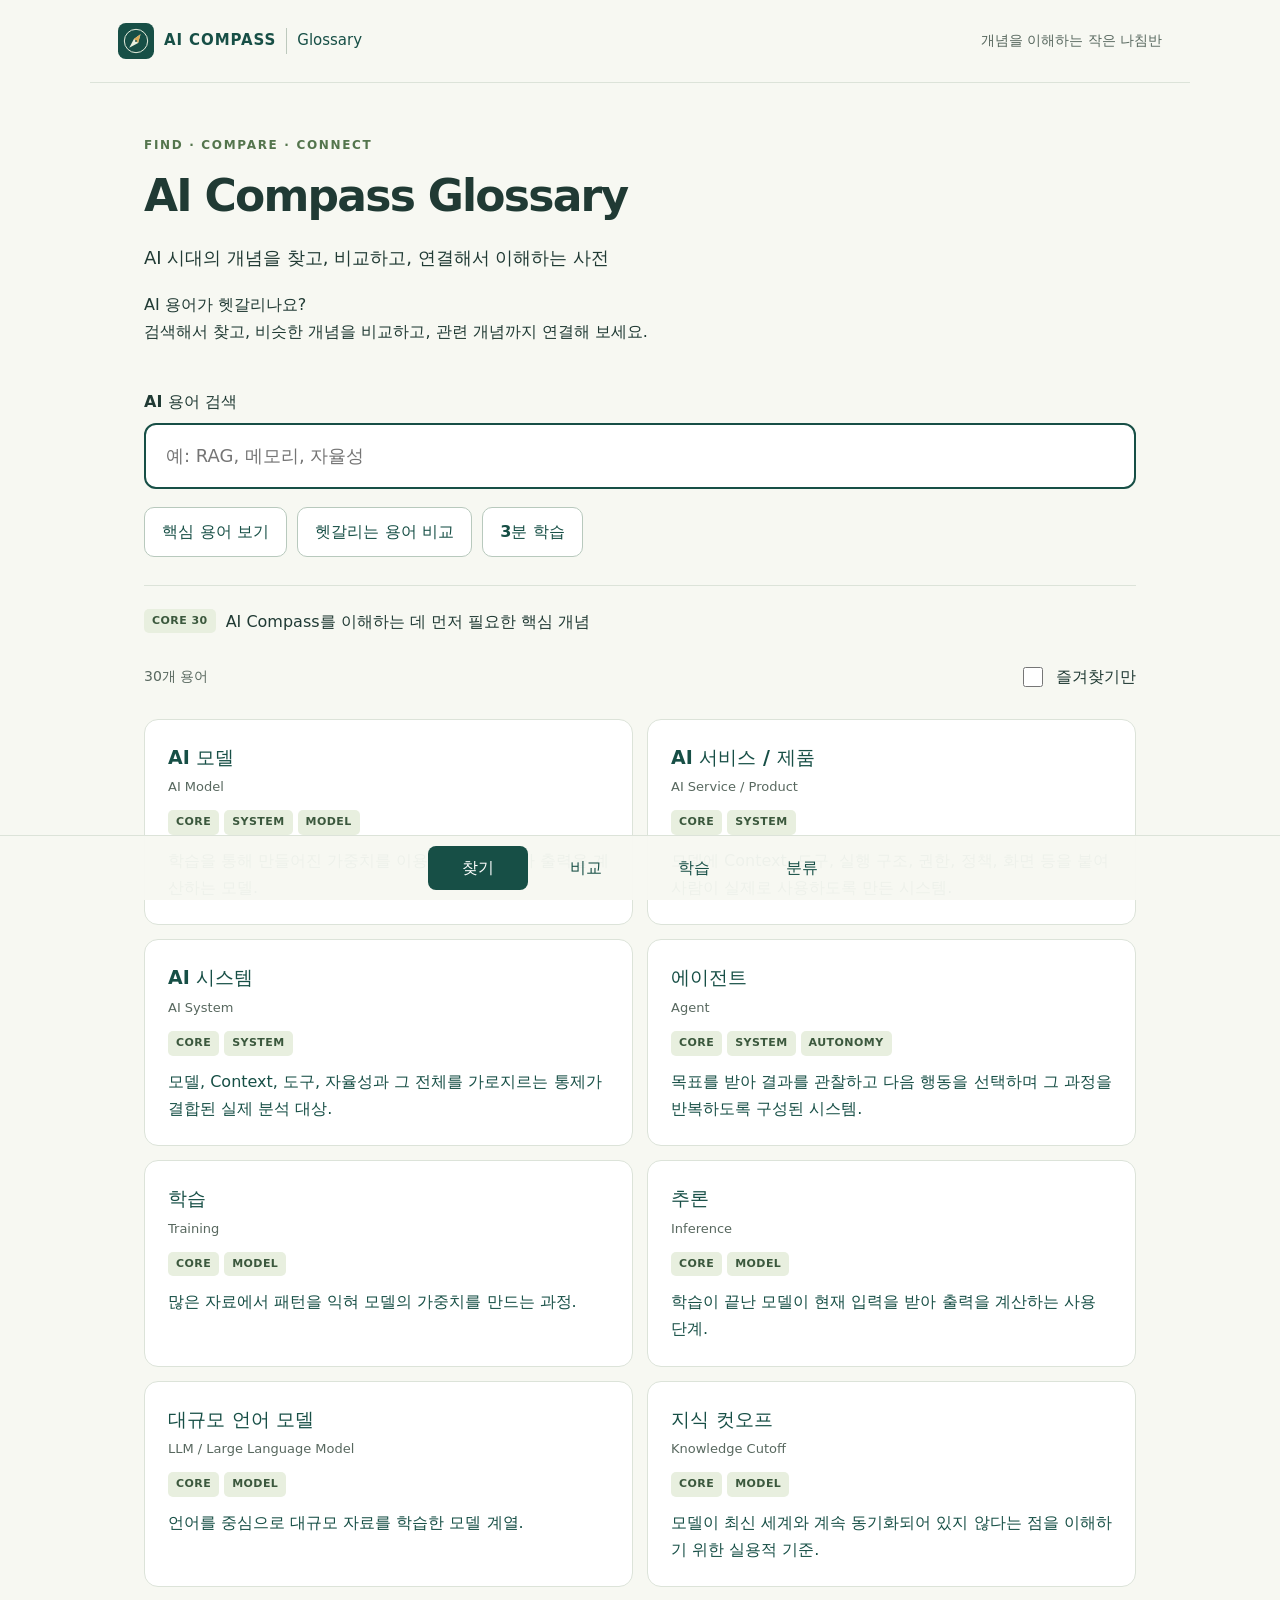
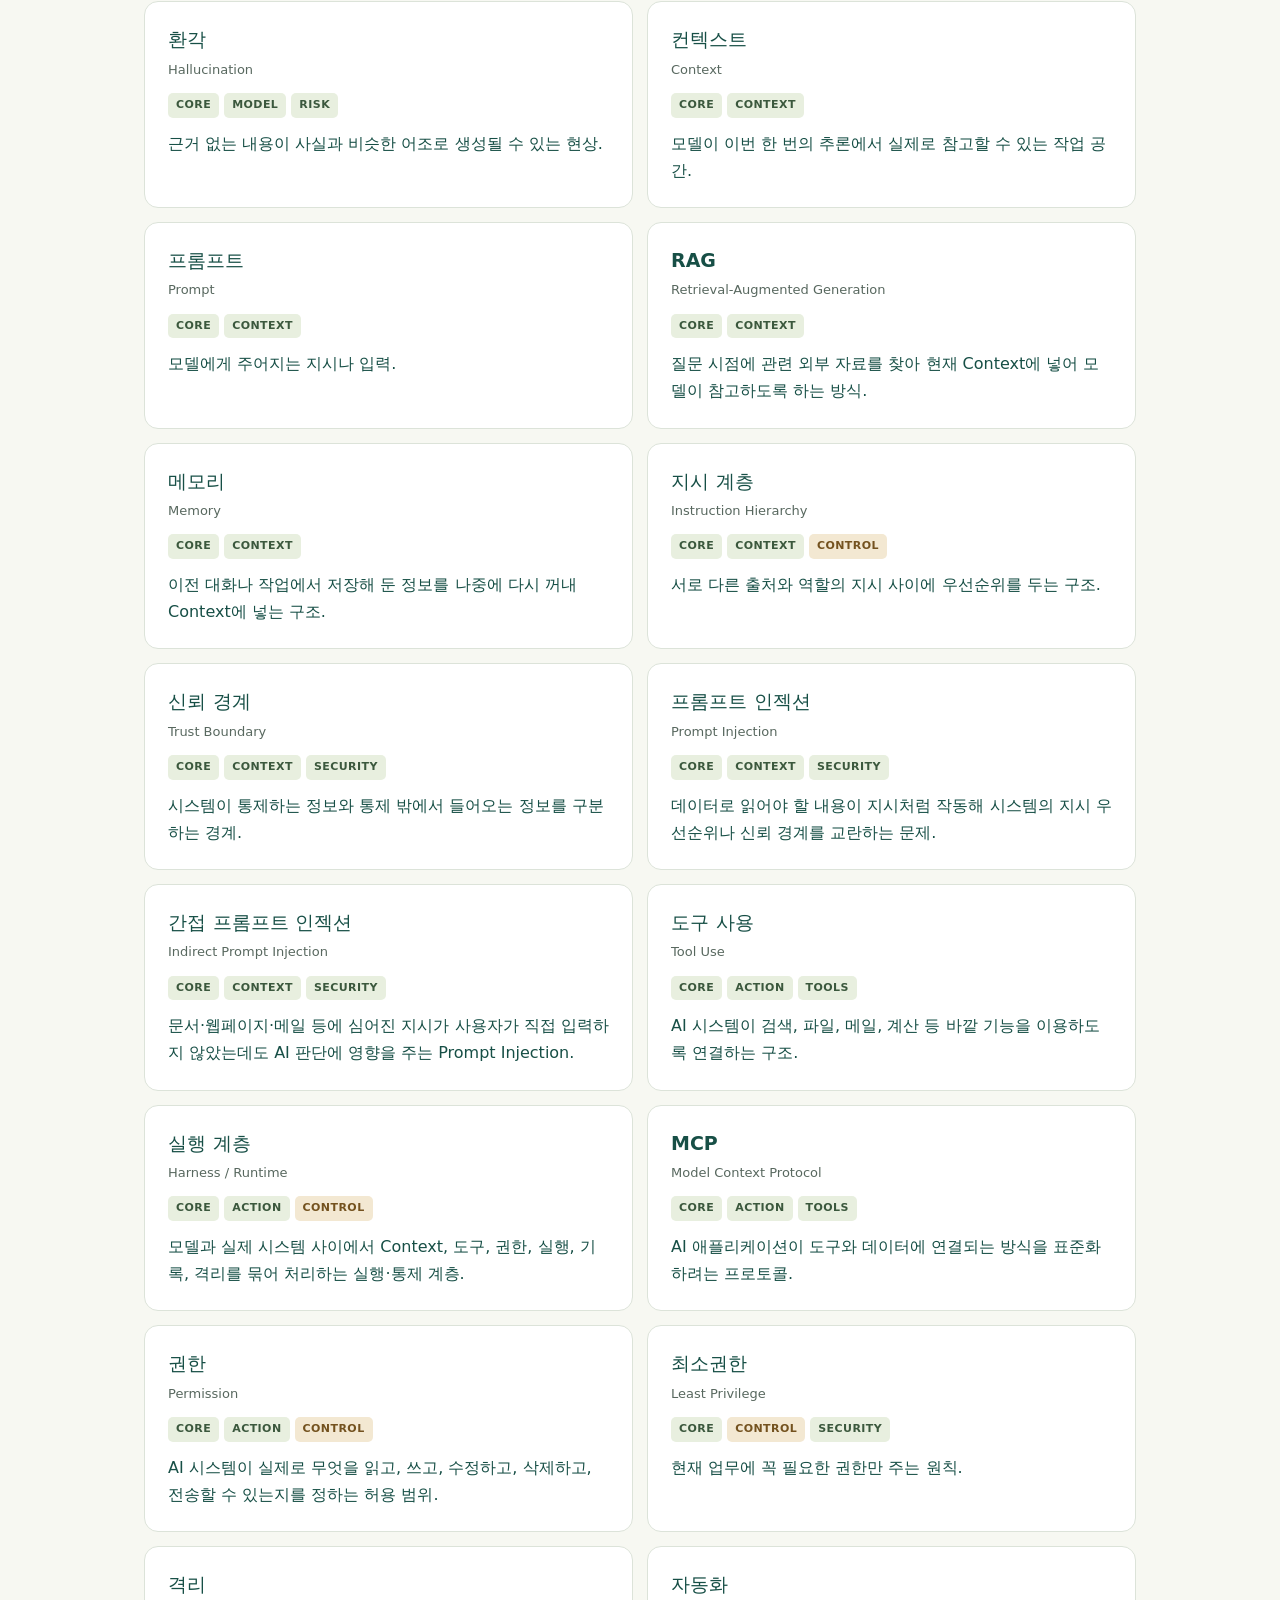
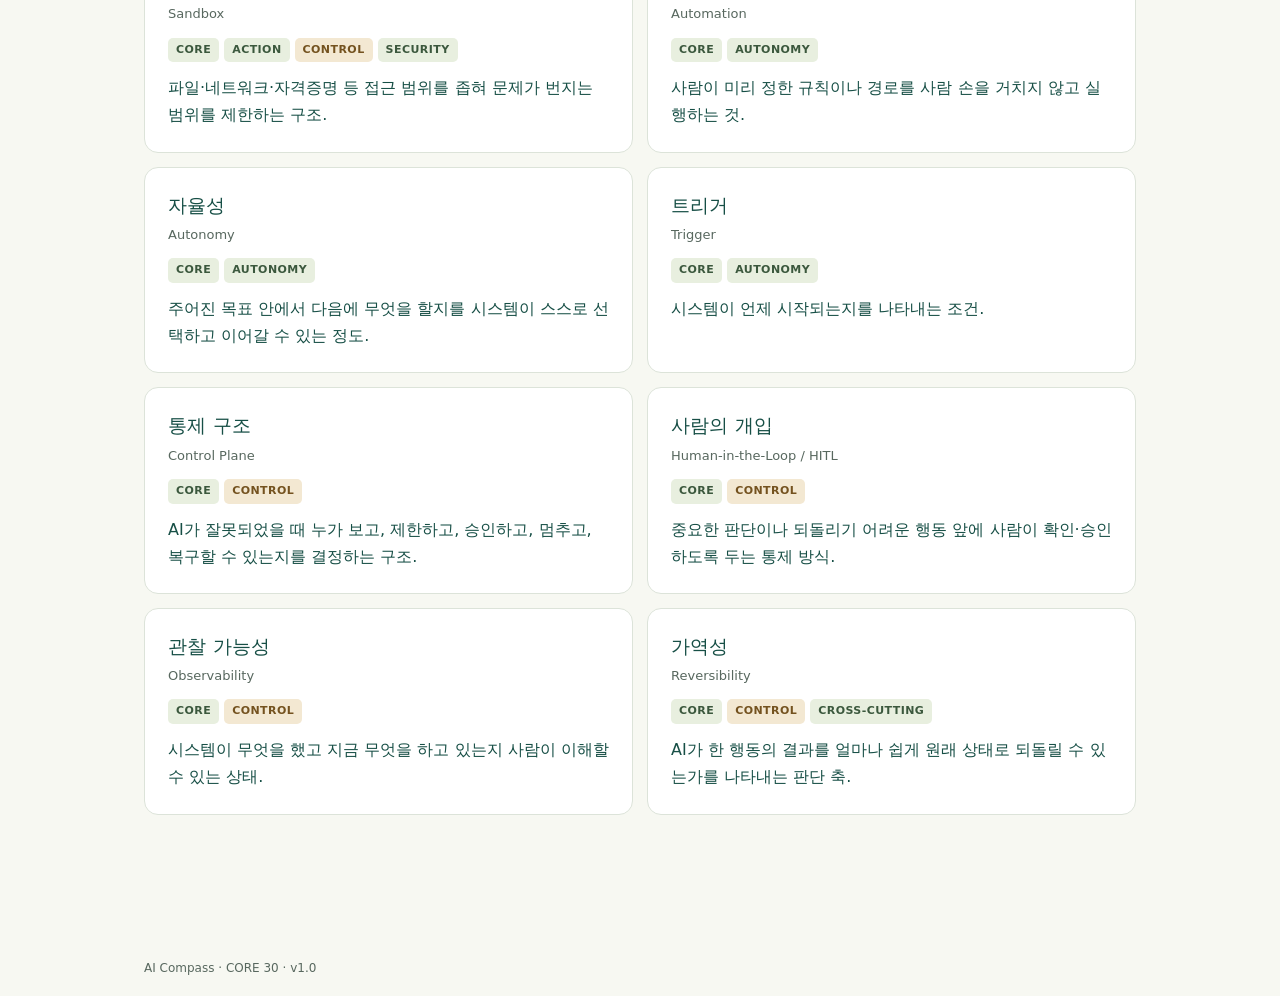
<file: pwa/glossary/index.html>
<!doctype html>
<html lang="ko">
<head>
  <meta charset="utf-8">
  <meta name="viewport" content="width=device-width, initial-scale=1">
  <meta name="theme-color" content="#174f46">
  <meta name="description" content="AI 용어를 찾고, 비교하고, 연결해서 이해하는 학습 도구">
  <title>AI Compass Glossary</title>
  <link rel="icon" href="./icon.svg" type="image/svg+xml">
  <link rel="manifest" href="./manifest.webmanifest">
  <link rel="stylesheet" href="./styles.css">
  <script type="module" src="./app.js"></script>
</head>
<body>
  <a class="skip" href="#main">본문으로 건너뛰기</a>
  <header class="site-header"><a class="brand" href="#/find"><img src="./icon.svg" width="36" height="36" alt=""> AI COMPASS <span>Glossary</span></a><span class="edition">개념을 이해하는 작은 나침반</span></header>
  <main id="main" tabindex="-1"><p role="status">핵심 용어를 불러오는 중입니다…</p></main>
  <nav class="navigation" aria-label="주 메뉴"><a href="#/find">찾기</a><a href="#/compare">비교</a><a href="#/learn">학습</a><a href="#/browse">분류</a></nav>
  <footer>AI Compass · CORE 30 · v1.0 <span id="offline-status" role="status"></span><span id="storage-status" role="status"></span></footer>
  <noscript>이 용어집을 사용하려면 JavaScript를 켜 주세요.</noscript>
</body>
</html>
</file>
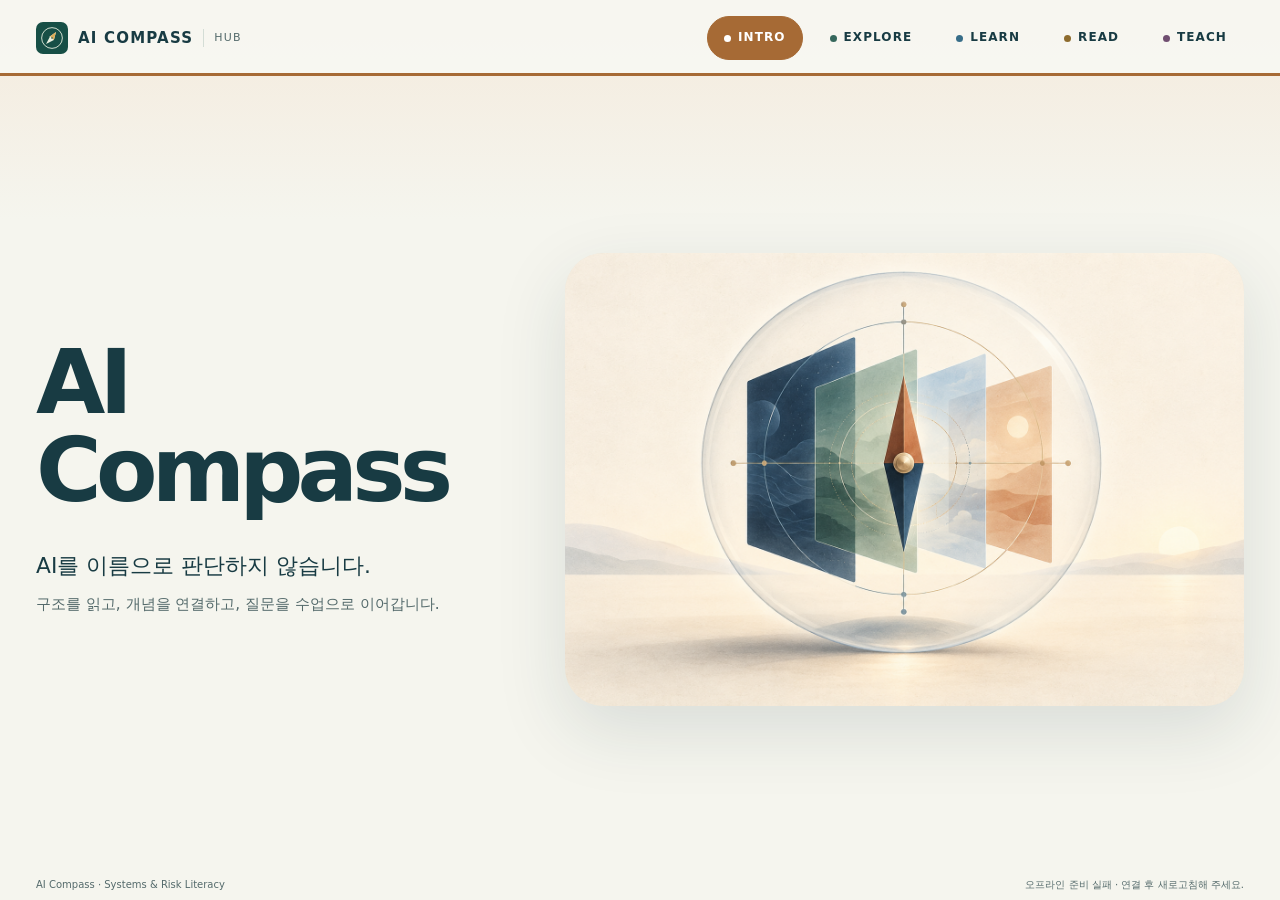
<file: pwa/hub/index.html>
<!doctype html>
<html lang="ko">
<head>
  <meta charset="utf-8">
  <meta name="viewport" content="width=device-width,initial-scale=1">
  <meta name="theme-color" content="#132d36">
  <meta name="description" content="AI를 이름이 아니라 구조로 이해하고, 읽고, 비교하고, 가르치는 인터랙티브 허브">
  <title>AI Compass Hub</title>
  <link rel="icon" href="./icon.svg" type="image/svg+xml">
  <link rel="apple-touch-icon" href="./icon-192.png">
  <link rel="manifest" href="./manifest.webmanifest">
  <link rel="stylesheet" href="./styles.css">
  <script type="module" src="./app.js"></script>
</head>
<body>
  <a class="skip" href="#main">본문으로 건너뛰기</a>
  <header class="header">
    <a class="brand" href="#/intro"><img src="./icon.svg" alt="" width="32" height="32">AI COMPASS<span>HUB</span></a>
    <nav aria-label="주 메뉴"><a data-section="intro" href="#/intro">INTRO</a><a data-section="explore" href="#/explore/system">EXPLORE</a><a data-section="learn" href="#/learn/glossary">LEARN</a><a data-section="read" href="#/read">READ</a><a data-section="teach" href="#/teach">TEACH</a></nav>
  </header>
  <main id="main" tabindex="-1"><p role="status">Compass를 불러오는 중입니다…</p></main>
  <footer><span>AI Compass · Systems & Risk Literacy</span><span id="status" role="status"></span></footer>
  <noscript>이 학습 허브를 사용하려면 JavaScript를 켜 주세요.</noscript>
</body>
</html>
</file>
<file: pwa/glossary/styles.css>
:root{font-family:system-ui,-apple-system,"Apple SD Gothic Neo","Noto Sans KR",sans-serif;color:#203a34;background:#f7f8f2;font-synthesis:none;line-height:1.7;--green:#174f46;--line:#dce3d9;--muted:#58685f}
*{box-sizing:border-box}body{margin:0}a{color:var(--green);text-underline-offset:4px}button,input{font:inherit}button,a,input{touch-action:manipulation}button,.button{cursor:pointer;min-height:44px;border:1px solid #b8c9bd;border-radius:10px;padding:10px 17px;background:white;color:var(--green);font-weight:650;text-decoration:none;display:inline-flex;align-items:center;justify-content:center}button:hover,.button:hover{background:#eaf0e4}button:disabled{cursor:default;opacity:.75}a:focus-visible,button:focus-visible,input:focus-visible,summary:focus-visible{outline:3px solid #b37318;outline-offset:4px}.primary{background:var(--green);color:white;border-color:var(--green)}.primary:hover{background:#28675b}.site-header{max-width:1100px;margin:auto;padding:23px 28px;display:flex;align-items:center;justify-content:space-between;border-bottom:1px solid var(--line)}.brand{display:flex;gap:10px;align-items:center;text-decoration:none;font-size:15px;font-weight:800;letter-spacing:.06em}.brand span{font-weight:450;letter-spacing:0;border-left:1px solid #bdc9bd;padding-left:10px}.edition,.muted{color:var(--muted);font-size:14px}main{max-width:1040px;margin:0 auto;padding:42px 24px 60px;min-height:70vh}main:focus{outline:none}.eyebrow{font-size:12px;letter-spacing:.14em;font-weight:800;color:#54754d;margin:0 0 12px}h1{font-size:clamp(29px,4.5vw,44px);line-height:1.3;letter-spacing:-.04em;margin:0 0 18px}h2{font-size:23px;line-height:1.45;margin:0 0 12px}h3{font-size:19px;line-height:1.5;margin:0 0 5px}p{margin:0 0 18px}.hero{padding:10px 0 24px;max-width:800px}.hero .intro{font-size:18px}.search-label{display:block;font-weight:700;margin-bottom:8px}.search{width:100%;min-height:64px;background:white;border:2px solid var(--green);border-radius:12px;padding:16px 20px;font-size:18px}.actions,.chips{display:flex;gap:10px;flex-wrap:wrap}.actions{margin:18px 0 28px}.scope{border-top:1px solid var(--line);padding-top:22px;display:flex;align-items:center;gap:10px;flex-wrap:wrap}.badge{display:inline-block;background:#e8efdf;border-radius:5px;padding:3px 8px;font-size:11px;letter-spacing:.04em;font-weight:750;color:#3b583d}.badge.control{background:#f3e8d2;color:#74521f}.filter-row{display:flex;justify-content:space-between;align-items:center;gap:12px;margin:20px 0}.filter-row label{display:flex;align-items:center;min-height:44px;gap:10px}.filter-row input{width:20px;height:20px;accent-color:var(--green)}.grid{display:grid;grid-template-columns:repeat(2,minmax(0,1fr));gap:14px}.card{display:block;background:#fff;border:1px solid var(--line);border-radius:14px;padding:23px;text-decoration:none;overflow-wrap:anywhere}.card:hover{border-color:#78997d}.card .en{font-size:13px;color:var(--muted);margin:3px 0 12px}.card p:last-child{margin-bottom:0}.card .chips{gap:5px;margin-bottom:12px}.count{font-size:14px;color:var(--muted)}.navigation{display:flex;gap:8px;justify-content:center;position:sticky;bottom:0;background:#f7f8f2f5;border-top:1px solid var(--line);padding:10px;z-index:5}.navigation a{min-height:44px;min-width:100px;text-align:center;padding:8px 20px;border-radius:8px;text-decoration:none;font-weight:700}.navigation a[aria-current="page"]{background:var(--green);color:white}footer{max-width:1040px;margin:auto;padding:18px 24px;font-size:12px;color:var(--muted)}footer span{display:block}.skip{position:fixed;top:-100px;left:10px;background:white;padding:12px;z-index:20}.skip:focus{top:10px}.back{display:inline-flex;align-items:center;min-height:44px;margin-bottom:18px}.detail{max-width:780px;margin:auto}.detail-header{display:flex;justify-content:space-between;align-items:flex-start;gap:16px}.detail-header h1{font-size:34px}.lead{font-size:22px;line-height:1.7;border-left:4px solid #94ab70;padding:15px 22px;background:#edf2e6;margin:28px 0}.definition{font-size:18px}.related{margin:30px 0}.chips a{display:inline-flex;align-items:center;min-height:44px;background:#eef2ea;border:1px solid var(--line);border-radius:22px;padding:6px 14px;text-decoration:none}.disclosure{border-top:1px solid var(--line)}details{border-bottom:1px solid var(--line);padding:8px 0}summary{cursor:pointer;min-height:44px;padding:9px 3px;font-weight:700}details p{padding:12px 3px;white-space:pre-line}.compare-card .pair{font-size:20px;font-weight:750;display:flex;gap:12px;align-items:center;flex-wrap:wrap}.vs{font-size:12px;color:#7c6540;letter-spacing:.08em}.compare-card p{margin-top:15px;color:var(--muted)}.distinction{background:#e9efdf;border-radius:14px;padding:24px;margin:22px 0;font-size:20px}.extended{background:#f4efe5;color:#75613c}.quiz{max-width:740px;margin:auto}.quiz-box{background:white;padding:30px;border:1px solid var(--line);border-radius:16px}.answers{display:grid;gap:12px;margin:25px 0}.answers button{justify-content:flex-start;text-align:left;padding:15px 18px}.answers button[aria-pressed="true"]{border:2px solid var(--green);background:#eaf0e4}.feedback{padding:20px;background:#edf2e6;border-radius:12px;margin-bottom:20px}.empty{padding:35px 20px;border:1px dashed #adbdad;border-radius:12px}.browse-group{margin:30px 0}.control-plane{padding:26px;background:#f3edde;border:2px solid #cfba89;border-radius:16px;margin-top:38px}.system-group{border-bottom:1px solid var(--line);padding-bottom:26px}.section-heading{margin:32px 0 18px}.review-list{padding-left:22px}.review-list a{display:inline-flex;align-items:center;min-height:44px}.progress{height:5px;background:#dce6d7;border-radius:6px;margin:12px 0 26px}.progress span{height:100%;display:block;background:var(--green)}
@media(max-width:639px){.edition{display:none}.site-header{padding:16px 20px}.brand{font-size:12px}main{padding:27px 18px 32px}.grid{grid-template-columns:1fr}.hero .intro{font-size:16px}.card{padding:20px}.navigation{position:fixed;left:0;right:0;padding-bottom:max(8px,env(safe-area-inset-bottom))}.navigation a{min-width:0;flex:1;padding:8px}.detail-header{flex-direction:column}.detail-header h1{font-size:30px}.lead{font-size:20px;padding:15px}.quiz-box{padding:22px}.control-plane{padding:18px}footer{padding-bottom:100px}.actions .button{flex-grow:1}.scope{font-size:14px}.filter-row{align-items:flex-start}}
@media(prefers-reduced-motion:reduce){*,*::before,*::after{scroll-behavior:auto!important;animation:none!important;transition:none!important}}
</file>
<file: pwa/hub/styles.css>
:root{font-family:system-ui,-apple-system,"Apple SD Gothic Neo","Noto Sans KR",sans-serif;color:#183b43;background:#f5f5ee;font-synthesis:none;line-height:1.6;--ink:#183b43;--accent:#ab692f;--line:#d4ddd6;--paper:#fbfcf7;--muted:#546a6b}
*{box-sizing:border-box}body{margin:0;display:grid;grid-template-rows:76px minmax(0,1fr) 30px;height:100dvh}a{color:inherit;text-underline-offset:4px}button,input,select{font:inherit;color:inherit}a,button,input,select{touch-action:manipulation}button,.button{min-height:44px;display:inline-flex;align-items:center;justify-content:center;padding:9px 17px;border:1px solid #9bafaa;border-radius:7px;background:var(--paper);text-decoration:none;font-weight:650;cursor:pointer}button:hover,.button:hover{background:#e7eddf}button:disabled{cursor:default;opacity:.78}.primary{background:var(--ink);color:white;border-color:var(--ink)}.primary:hover{background:#2f5860}a:focus-visible,button:focus-visible,summary:focus-visible,select:focus-visible,input:focus-visible,[tabindex="0"]:focus-visible{outline:3px solid #bc743c;outline-offset:3px}button[aria-pressed="true"]{background:var(--ink);color:white}h1,h2,h3,p{margin-top:0}h1{font-size:clamp(28px,3vw,42px);line-height:1.3;letter-spacing:-.045em;margin-bottom:18px}h2{font-size:22px;line-height:1.5;margin-bottom:14px}h3{font-size:17px}p{margin-bottom:18px}.header{padding:0 36px;display:flex;align-items:center;justify-content:space-between;border-bottom:1px solid var(--line);gap:15px}.brand{display:flex;align-items:center;gap:10px;font-size:15px;font-weight:800;letter-spacing:.08em;text-decoration:none}.brand span{font-size:11px;color:var(--muted);font-weight:500;border-left:1px solid var(--line);padding-left:10px}.header nav{display:flex;gap:10px}.header nav a{display:flex;align-items:center;min-height:44px;padding:8px 16px;font-size:12px;letter-spacing:.09em;text-decoration:none;font-weight:750;border-bottom:2px solid transparent}.header nav a[aria-current]{border-bottom-color:var(--ink)}main{min-height:0;overflow:hidden;max-width:1500px;width:100%;margin:auto;height:100%;padding:25px 36px 12px}main:focus{outline:none}footer{display:flex;align-items:center;justify-content:space-between;padding:0 36px;font-size:10px;color:var(--muted);gap:16px}.eyebrow{font-size:11px;font-weight:750;letter-spacing:.15em;color:var(--accent);margin-bottom:14px}.small{font-size:12px;color:var(--muted)}.skip{position:fixed;left:12px;top:-100px;background:white;padding:12px;z-index:100}.skip:focus{top:8px}.intro{height:100%;display:grid;grid-template-columns:minmax(280px,.8fr) minmax(0,1.2fr);gap:clamp(28px,6vw,88px);align-items:center;max-width:1320px;margin:auto}.intro h1{font-size:clamp(56px,7vw,106px);line-height:.98;letter-spacing:-.065em;margin-bottom:34px}.intro .subtitle{font-size:clamp(20px,1.7vw,26px);line-height:1.65;color:var(--ink);margin:0;max-width:560px;word-break:keep-all}.intro .subtitle span{font-size:.7em;color:var(--muted)}.intro-visual{margin:0;min-width:0;border-radius:clamp(22px,3vw,44px);overflow:hidden;box-shadow:0 24px 70px #173a4220;background:#eee9dc}.intro-visual img{display:block;width:100%;height:auto;max-height:calc(100dvh - 155px);object-fit:cover;aspect-ratio:3/2}.compass{border:1px solid #6c8a83;border-radius:48px;padding:22px 26px 16px;position:relative;background:#eaf0e4;min-width:0}.control-caption{text-align:center;font-size:12px;font-weight:800;letter-spacing:.12em;margin-bottom:16px}.control-caption span{display:block;font-size:11px;font-weight:500;letter-spacing:0;margin-top:2px}.capability{display:grid;gap:8px}.dimension{display:grid;grid-template-columns:30px 1fr;grid-template-rows:auto auto;column-gap:10px;padding:12px 16px;border:1px solid #c0d0bf;background:var(--paper);border-radius:8px;text-decoration:none}.dimension-number{grid-row:span 2;font-size:11px;color:#66827b;align-self:center}.dimension strong{font-size:14px;letter-spacing:.03em}.dimension>span:last-child{font-size:12px;color:var(--muted)}.dimension.selected{border:2px solid var(--ink);background:#d5e2cf}.control-link{display:flex;justify-content:space-between;align-items:center;padding:14px 4px 0;text-decoration:none;font-size:13px;font-weight:700;min-height:44px}.view{height:100%;display:flex;flex-direction:column;gap:16px;min-height:0}.tabs{display:flex;gap:6px;border-bottom:1px solid var(--line);flex-shrink:0;overflow:auto}.tabs a{white-space:nowrap;min-height:44px;display:flex;align-items:center;text-decoration:none;padding:9px 16px;font-size:12px;font-weight:700;border-bottom:3px solid transparent}.tabs a[aria-current]{border-color:var(--ink);background:#e7eddf}.explore-grid{display:grid;grid-template-columns:1.3fr 1fr;gap:6%;align-items:center;flex:1;min-height:0;overflow:auto}.explore-grid>.compass{max-width:440px;width:100%;justify-self:center}.explore-copy{padding:8px 0}.summary{font-size:18px;line-height:1.9;max-width:720px}.chips{display:flex;gap:7px;flex-wrap:wrap}.chip{padding:7px 12px;min-height:44px;display:inline-flex;align-items:center;text-decoration:none;border:1px solid #bfcec0;border-radius:22px;font-size:13px;background:#eef2e8}.actions{display:flex;gap:8px;flex-wrap:wrap;margin-top:18px}.pager{border-top:1px solid var(--line);padding-top:10px;display:flex;justify-content:space-between;align-items:center;flex-shrink:0;font-size:12px;gap:10px}.callout{border-left:3px solid #aa783e;background:#eeeadd;padding:10px 15px;font-size:14px;margin-bottom:18px}.callout strong{display:inline-block;margin-top:5px}.module-heading{display:flex;align-items:center;justify-content:space-between;gap:12px}.module-heading h1{font-size:24px;margin:0}.module-heading a{font-size:12px;min-height:44px;display:flex;align-items:center}.glossary-frame{border:1px solid var(--line);background:var(--paper);width:100%;flex:1;min-height:0;border-radius:10px}.scroll-panel{overflow:auto;min-height:0;overscroll-behavior:contain;scrollbar-gutter:stable}.section-head{margin:12px 0}.case-list{display:grid;grid-template-columns:repeat(3,minmax(0,1fr));gap:16px;overflow:auto}.case-card{border:1px solid var(--line);border-radius:12px;background:var(--paper);padding:28px 24px}.case-card h2{min-height:90px}.case-investigation{max-width:820px;width:100%;margin:auto;background:var(--paper);padding:32px;border:1px solid var(--line);border-radius:12px}.case-investigation h1{font-size:30px}.case-options{display:grid;gap:12px;margin:24px 0}.case-options button{justify-content:flex-start;text-align:left;padding:14px 18px}.feedback{background:#e7eedf;padding:18px;margin-bottom:18px;border-radius:8px}.feedback p{margin:10px 0 0}.case-flow{display:flex;gap:15px;flex-wrap:wrap;margin:25px 0}.case-flow a{min-height:44px;font-weight:750;display:flex;gap:15px;align-items:center}blockquote{margin:24px 0;padding:20px;border-left:3px solid var(--accent);background:#f1ebdf;font-size:23px}.reader-top{display:flex;align-items:center;gap:18px;flex-shrink:0}.reader-top>div{flex:1}.reader-top h1{font-size:25px;margin:0}.reader-top .eyebrow{margin-bottom:4px}.reader-top>a{font-size:12px}.reader-grid{display:grid;grid-template-columns:245px minmax(0,1fr);gap:26px;flex:1;min-height:0}.toc{border-right:1px solid var(--line);padding-right:14px;font-size:12px}.toc summary{cursor:pointer;min-height:44px;padding:12px 0;font-weight:700}.toc a{display:block;padding:9px 12px;min-height:44px;text-decoration:none;border-left:2px solid transparent}.toc a[aria-current]{background:#e7eddf;border-color:var(--ink)}.reading{background:var(--paper);border:1px solid var(--line);border-radius:12px;padding:28px 38px}.reading-position{font-size:11px;color:var(--muted);border-bottom:1px solid var(--line);padding-bottom:15px}.manuscript{max-width:800px;margin:auto;font-size:17px;line-height:1.95;word-break:keep-all;overflow-wrap:anywhere}.manuscript p{white-space:pre-line}.manuscript h2{font-size:25px;line-height:1.5;margin-top:20px}.reading-related{border-top:1px solid var(--line);padding-top:20px;margin-top:32px}.reading-related>.button{margin-top:14px}#toc-toggle{display:none}.teach-toolbar{display:flex;align-items:center;justify-content:space-between;gap:14px;flex-shrink:0}.teach-toolbar .actions{margin:0}.teach-toolbar .eyebrow{margin-bottom:3px}.teach-toolbar label{font-size:12px}.teach-toolbar select{max-width:360px;min-height:44px;padding:8px;border:1px solid #a7b9b1;border-radius:6px;background:var(--paper)}.teach-grid{display:grid;grid-template-columns:minmax(0,1fr);flex:1;min-height:0;gap:18px}.teach-grid.teacher-mode{grid-template-columns:minmax(0,1.55fr) minmax(300px,1fr)}.student-slide{border:1px solid #263e44;background:#132d36;color:#f3f4e9;padding:30px 42px;border-radius:12px;min-height:0;overflow:auto;display:flex;flex-direction:column;justify-content:center}.student-slide>h1{font-size:clamp(25px,3vw,44px);max-width:1100px}.student-slide>.eyebrow{color:#bdcf9c}.student-content{display:grid;grid-template-columns:repeat(2,minmax(0,1fr));gap:12px;font-size:clamp(15px,1.8vw,24px);line-height:1.6}.student-content>div{padding:10px 12px;border-left:2px solid #647e74;background:#1b3941;white-space:pre-line;overflow-wrap:anywhere}.student-content>div:last-child:nth-child(odd){grid-column:1/-1}.student-content.dense{grid-template-columns:repeat(3,minmax(0,1fr));font-size:16px;gap:6px}.student-content.dense>div{padding:7px 10px}.student-slide .compass{max-width:620px;width:100%;margin:auto;color:var(--ink);padding:14px 24px}.student-slide .dimension{padding:7px 14px}.student-slide .control-caption{margin-bottom:8px}.teacher-notes{border:1px solid var(--line);border-radius:12px;background:var(--paper);padding:24px}.teacher-notes h2{font-size:18px;border-top:1px solid var(--line);padding-top:18px;margin-top:20px}.teacher-notes h2:first-of-type{border:0;padding-top:0;margin-top:0}.teacher-notes p{font-size:15px;line-height:1.9}.full-script{white-space:pre-line}main:fullscreen{background:#f5f5ee;max-width:none;padding:20px;height:100dvh}.teacher-mode .student-content{font-size:17px}.teacher-mode .student-slide{padding:22px}.teacher-mode .student-slide h1{font-size:28px}
@media(max-height:760px) and (min-width:801px){body{grid-template-rows:64px minmax(0,1fr) 25px}main{padding-top:16px}.view{gap:10px}.intro h1{font-size:clamp(50px,6vw,82px)}.intro-visual img{max-height:calc(100dvh - 120px)}.compass{padding:15px 22px}.dimension{padding:8px 12px}.explore-copy h1{font-size:32px;margin-bottom:10px}.explore-copy h2{font-size:20px;margin-bottom:10px}.summary{font-size:16px;margin-bottom:12px}.actions{margin-top:12px}.student-slide{padding:22px 30px}.student-slide>h1{font-size:32px;margin-bottom:14px}.student-content{font-size:18px;gap:7px}.student-content>div{padding:6px 10px}.student-content.dense{font-size:14px}.student-content.dense>div{padding:4px 7px}}
@media(max-width:800px){body{grid-template-rows:108px minmax(0,1fr) 26px}.header{padding:8px 18px;display:block}.brand{font-size:13px;margin-bottom:6px}.brand img{width:25px;height:25px}.header nav{justify-content:space-between;gap:0}.header nav a{font-size:11px;padding:8px 10px}main{padding:16px 16px 8px}footer{padding:0 16px;font-size:9px}footer>span:first-child{display:none}footer>span:last-child{margin-left:auto}.intro{grid-template-columns:1fr;overflow:auto;gap:22px;padding:8px 0 20px;align-content:start}.intro h1{font-size:clamp(48px,16vw,70px);margin-bottom:18px}.intro .subtitle{font-size:18px;line-height:1.55}.intro .subtitle span{display:inline-block;margin-top:6px;font-size:13px;line-height:1.6}.intro-visual{border-radius:24px}.intro-visual img{max-height:none;aspect-ratio:3/2}.compass{padding:16px 20px;border-radius:30px}.control-caption{margin-bottom:10px}.dimension{padding:8px 12px}.explore-grid{grid-template-columns:1fr;gap:16px;align-content:start}.explore-grid .compass{display:none}.explore-copy h1{font-size:32px}.explore-copy h2{font-size:23px}.summary{font-size:17px}.tabs a{padding:8px 12px;font-size:11px}.tabs{gap:0}.module-heading{display:block}.module-heading h1{font-size:21px}.module-heading>a{min-height:30px;justify-content:flex-end}.view{gap:10px}.pager .button{padding:7px 10px;font-size:12px}.case-list{grid-template-columns:1fr}.case-card{padding:22px}.case-card h2{min-height:0}.section-head h1{font-size:27px}.case-investigation{padding:20px}.case-investigation h1{font-size:26px}.case-options button{font-size:15px}.reader-grid{grid-template-columns:1fr;position:relative;gap:0}.toc{display:none}.toc.mobile-open{display:block;position:absolute;inset:0 8% 0 0;background:var(--paper);z-index:3;padding:15px;box-shadow:8px 0 25px #132d3630}.reader-top{gap:8px}.reader-top h1{font-size:19px}.reader-top>a{font-size:11px}#toc-toggle{display:inline-flex;padding:8px}.reading{padding:18px}.manuscript{font-size:16px;line-height:1.9}.manuscript h2{font-size:22px}.teach-toolbar{display:block}.teach-toolbar select{max-width:calc(100vw - 95px);font-size:13px}.teach-toolbar .actions{margin-top:8px;gap:5px}.teach-toolbar button{font-size:11px;padding:8px;flex:1}.teach-grid.teacher-mode{grid-template-columns:1fr;grid-template-rows:minmax(190px,.85fr) minmax(160px,1fr);gap:10px}.student-slide,.teacher-mode .student-slide{padding:18px;justify-content:flex-start}.student-slide h1,.teacher-mode .student-slide h1{font-size:25px}.student-content,.teacher-mode .student-content{grid-template-columns:1fr;font-size:16px;gap:8px}.student-content.dense{grid-template-columns:repeat(2,minmax(0,1fr));font-size:13px}.student-content>div{padding:9px}.teacher-notes{padding:18px}.student-slide .compass{padding:12px}.student-slide .compass .dimension{padding:7px}.student-slide .compass .control-caption{font-size:10px}}
.slide-caption{font-size:14px;text-align:center;margin:14px 0 0;line-height:1.6}.case-comparison{width:100%;border-collapse:collapse;font-size:clamp(12px,1.4vw,20px)}.case-comparison th,.case-comparison td{padding:12px 10px;border-bottom:1px solid #47626a;text-align:left;overflow-wrap:anywhere}.case-comparison th{color:#c5d6a5}.teacher-mode .case-comparison{font-size:13px}.teacher-mode .case-comparison th,.teacher-mode .case-comparison td{padding:7px}.student-slide .compass{flex-shrink:0}
.tool-flow{display:flex;list-style:none;padding:0;gap:18px;align-items:stretch;justify-content:center;font-size:18px}.tool-flow li{flex:1;white-space:pre-line;background:#23434a;border:1px solid #627d76;padding:20px 12px;position:relative;text-align:center;display:flex;align-items:center;justify-content:center}.tool-flow li:not(:last-child)::after{content:'→';position:absolute;right:-18px}.teacher-mode .tool-flow{font-size:12px;gap:14px}.teacher-mode .tool-flow li{padding:18px 7px}.teacher-mode .tool-flow li:not(:last-child)::after{right:-14px}.student-content{font-size:clamp(15px,1.6vw,22px)}
@media(max-width:800px){.tool-flow,.teacher-mode .tool-flow{flex-direction:column;gap:16px;font-size:15px}.tool-flow li{padding:12px}.tool-flow li:not(:last-child)::after,.teacher-mode .tool-flow li:not(:last-child)::after{content:'↓';bottom:-21px;right:50%}.student-content{font-size:16px}.case-comparison{font-size:12px}.case-comparison th,.case-comparison td{padding:6px 3px}}
@media(max-height:850px) and (min-width:801px){.student-slide{padding:20px 30px}.student-slide>h1{font-size:32px;margin-bottom:12px}.student-content{font-size:18px;gap:8px}.student-content>div{padding:7px 10px}.student-content.dense{font-size:14px;gap:6px}.student-slide>.eyebrow{margin-bottom:10px}.student-slide .dimension{padding:5px 12px}.slide-caption{font-size:13px;margin-top:10px}.student-slide .compass{padding-top:10px;padding-bottom:10px}.student-slide .control-link{padding-top:7px}}
.student-slide .capability{grid-template-columns:repeat(2,minmax(0,1fr))}.student-slide .dimension{min-height:68px}.student-slide .compass{margin:10px auto}.student-slide .dimension strong{font-size:12px}
@media(max-width:800px){.student-slide .capability{grid-template-columns:1fr}}
@media(prefers-reduced-motion:reduce){*,*::before,*::after{animation:none!important;transition:none!important;scroll-behavior:auto!important}}
.student-slide.original{padding:0;overflow:hidden;background:#f5f7fb;align-items:center}
.original-slide-image{display:block;width:100%;height:100%;object-fit:contain}
.student-slide.original:fullscreen{width:100vw;height:100vh;max-width:none;border:0;border-radius:0;background:#000}
.note-source{font-size:11px!important;color:var(--muted);border-left:2px solid var(--line);padding-left:9px}
.sr-only{position:absolute;width:1px;height:1px;padding:0;margin:-1px;overflow:hidden;clip:rect(0,0,0,0);white-space:nowrap;border:0}
body{--section:#a66a35;--section-wash:#f4eadc;background:linear-gradient(180deg,var(--section-wash) 0,#f5f5ee 220px)}.header{background:#f8f8f2eb;border-bottom:0;box-shadow:inset 0 -3px 0 var(--section)}.header nav a{--nav-color:#536b6e;--nav-soft:#e5ebe7;gap:7px;border:1px solid transparent;border-radius:999px}.header nav a::before{content:"";width:7px;height:7px;flex:0 0 auto;border-radius:50%;background:var(--nav-color)}.header nav a[data-section="intro"]{--nav-color:#a66a35;--nav-soft:#f1e2d2}.header nav a[data-section="explore"]{--nav-color:#35675c;--nav-soft:#dceae1}.header nav a[data-section="learn"]{--nav-color:#376d88;--nav-soft:#dce9ef}.header nav a[data-section="read"]{--nav-color:#8d6b2d;--nav-soft:#eee6ce}.header nav a[data-section="teach"]{--nav-color:#704e70;--nav-soft:#eadfea}.header nav a:hover{background:var(--nav-soft)}.header nav a[aria-current]{background:var(--nav-color);border-color:var(--nav-color);color:#fff}.header nav a[aria-current]::before{background:#fff}body[data-section="intro"]{--section:#a66a35;--section-wash:#f4eadc}body[data-section="explore"]{--section:#35675c;--section-wash:#e3eee7}body[data-section="learn"]{--section:#376d88;--section-wash:#e3edf2}body[data-section="read"]{--section:#8d6b2d;--section-wash:#f0ead8}body[data-section="teach"]{--section:#704e70;--section-wash:#ede4ed}
@media(max-width:800px){.header nav a{min-width:0;font-size:9px;padding:6px 4px;gap:3px;letter-spacing:.04em}.header nav a::before{width:4px;height:4px}}

/* TEACH Visual Hierarchy v2 */
.student-slide{padding:22px 34px 26px;overflow:hidden;justify-content:stretch;display:grid;grid-template-rows:auto auto minmax(0,1fr);gap:13px;background:#102f3a;color:#f8faf6}
.slide-title{border-bottom:1px solid #89a3a5;padding-bottom:10px;min-width:0}
.slide-number{margin:0 0 3px;color:#c8d89e;font-size:14px;font-weight:800;letter-spacing:.16em;line-height:1.25}
.slide-title h1{margin:0;max-width:none;font-size:clamp(38px,3.15vw,46px);line-height:1.12;letter-spacing:-.035em;text-wrap:balance;word-break:keep-all;overflow-wrap:normal}
.key-message{min-width:0;border-left:6px solid #c1814c;background:#f5eee0;color:#173b43;padding:10px 18px;border-radius:0 10px 10px 0;display:flex;align-items:center}
.key-message p{margin:0;font-size:clamp(28px,2.35vw,34px);font-weight:800;line-height:1.22;letter-spacing:-.025em;text-wrap:balance;word-break:keep-all;overflow-wrap:normal}
.slide-content{min-height:0;display:flex;align-items:stretch;justify-content:center;font-size:clamp(20px,1.65vw,24px);line-height:1.34;word-break:keep-all;overflow-wrap:normal}
.meaning-line{display:block;text-wrap:balance}
.content-grid{width:100%;display:grid;grid-template-columns:repeat(auto-fit,minmax(180px,1fr));gap:10px;align-content:stretch}
.content-grid>div{background:#1b4650;border:1px solid #58747a;border-radius:10px;padding:11px 14px;display:flex;align-items:center;justify-content:center;text-align:center;font-weight:700}
.content-grid.dense{grid-template-columns:repeat(3,minmax(0,1fr));font-size:20px}
.title-content{align-self:center;text-align:center;width:100%}.title-content p{font-size:26px;font-weight:700;margin:0 0 12px}.title-content .source-line{font-size:18px;color:#bed0d2;margin:0}
.question-grid{list-style:none;margin:0;padding:0;width:100%;display:grid;grid-template-columns:repeat(3,minmax(0,1fr));gap:10px;counter-reset:none}.question-grid li{display:grid;grid-template-columns:38px 1fr;align-items:center;background:#1b4650;border:1px solid #5f7d80;border-radius:10px;padding:9px 12px}.question-grid li>span{color:#c8d89e;font-size:18px;font-weight:800}.question-grid strong{font-size:22px;line-height:1.25}
.comparison-grid{width:100%;display:grid;grid-template-columns:repeat(auto-fit,minmax(210px,1fr));gap:12px}.comparison-card{background:#f5f7f2;color:#173b43;border-radius:12px;border-top:6px solid #66918d;padding:12px 16px;display:flex;flex-direction:column;justify-content:center}.comparison-card strong{font-size:22px;color:#315f65;margin-bottom:7px}.comparison-card p{font-size:20px;margin:0;line-height:1.35}
.comparison-grid.case{grid-template-columns:repeat(4,minmax(0,1fr))}.comparison-grid.case .comparison-card:nth-last-child(1){border-top-color:#bc7040;background:#f4e7d9}
.flow-grid{list-style:none;margin:0;padding:0;width:100%;display:flex;gap:24px;align-items:stretch}.flow-grid li{flex:1;min-width:0;background:#eef3ed;color:#173b43;border:2px solid #749391;border-radius:12px;padding:13px 10px;display:flex;align-items:center;justify-content:center;text-align:center;font-size:21px;font-weight:800;position:relative}.flow-grid li:not(:last-child)::after{content:'→';position:absolute;right:-22px;color:#c8d89e;font-size:24px}
.panel{width:100%;background:#f5f7f2;color:#173b43;border-radius:14px;border:1px solid #829b98;padding:8px 14px;box-shadow:0 8px 24px #071d2426}.table-panel{display:flex;align-items:center}.permission-table,.case-comparison{width:100%;border-collapse:separate;border-spacing:0;font-size:22px}.permission-table th,.permission-table td,.case-comparison th,.case-comparison td{padding:10px 14px;border-right:1px solid #bfd0cd;border-bottom:1px solid #bfd0cd;text-align:left}.permission-table thead th,.case-comparison thead th{background:#315f65;color:#fff;font-size:20px;letter-spacing:.02em}.permission-table thead th:first-child,.case-comparison thead th:first-child{border-radius:8px 0 0}.permission-table thead th:last-child,.case-comparison thead th:last-child{border-radius:0 8px 0 0}.permission-table tbody th{font-weight:750}.permission-table .warning-row th,.permission-table .warning-row td{background:#f1d9cc;color:#792f20;font-weight:900}.case-comparison{font-size:20px}.case-comparison tbody th{background:#e2ebe5;color:#244d52;font-weight:850}
.level-grid{list-style:none;margin:0;padding:0;width:100%;display:grid;grid-template-columns:repeat(5,minmax(0,1fr));gap:9px}.level-grid li{background:#f4f7f1;color:#173b43;border-top:7px solid #668e89;border-radius:12px;padding:10px 12px;display:flex;flex-direction:column}.level-grid b{font-size:28px;color:#a55f32}.level-grid strong{font-size:21px;margin:2px 0 6px}.level-grid span{font-size:18px;line-height:1.35}
.traffic-grid{width:100%;display:grid;grid-template-columns:repeat(3,minmax(0,1fr));gap:14px}.traffic-card{background:#edf2e9;color:#173b43;border-radius:14px;border-top:9px solid #648b76;padding:17px 19px}.traffic-card strong{font-size:26px}.traffic-card p{font-size:20px;margin:8px 0 0}.traffic-card.yellow{border-color:#a8863d;background:#f3ead1}.traffic-card.red{border-color:#a84c3d;background:#f2dcd6;color:#6d2e25}
.formula-grid{width:100%;display:grid;grid-template-columns:repeat(3,minmax(0,1fr));gap:12px}.formula-card{background:#f4f7f1;color:#173b43;border-radius:12px;padding:13px 15px;display:grid;gap:6px;border-top:6px solid #6d918d}.formula-card strong,.formula-card span,.formula-card b{font-size:19px}.formula-card b{color:#81372a;background:#f2dcd6;padding:7px;border-radius:6px}
.source-preview{display:block;width:100%;height:auto;margin-top:12px;border:1px solid var(--line)}
.slide-transcript{white-space:pre-line}.student-slide:fullscreen{width:100vw;height:100vh;max-width:none;border:0;border-radius:0;padding:4vh 5vw;background:#102f3a}.student-slide:fullscreen .slide-title h1{font-size:46px}.student-slide:fullscreen .key-message p{font-size:34px}.student-slide:fullscreen .slide-content{font-size:24px}
.teacher-mode .student-slide{padding:17px 22px;gap:9px}.teacher-mode .slide-title{padding-bottom:7px}.teacher-mode .slide-title h1{font-size:30px}.teacher-mode .slide-number{font-size:12px}.teacher-mode .key-message{padding:7px 12px;border-left-width:4px}.teacher-mode .key-message p{font-size:21px}.teacher-mode .slide-content{font-size:17px}.teacher-mode .content-grid.dense{font-size:15px}.teacher-mode .question-grid strong,.teacher-mode .comparison-card strong,.teacher-mode .permission-table,.teacher-mode .case-comparison,.teacher-mode .flow-grid li,.teacher-mode .level-grid strong{font-size:15px}.teacher-mode .comparison-card p,.teacher-mode .level-grid span,.teacher-mode .traffic-card p{font-size:13px}.teacher-mode .level-grid b,.teacher-mode .traffic-card strong{font-size:19px}
@media(max-width:800px){.student-slide{padding:15px 16px;gap:9px;overflow-y:auto;align-content:start}.slide-number{font-size:12px}.slide-title h1{font-size:clamp(27px,8vw,34px);line-height:1.18}.key-message{padding:9px 12px;border-left-width:4px}.key-message p{font-size:clamp(21px,6vw,26px);line-height:1.28}.slide-content{font-size:18px;min-height:max-content}.content-grid,.content-grid.dense{grid-template-columns:1fr 1fr;font-size:18px}.content-grid>div{padding:10px}.question-grid{grid-template-columns:1fr 1fr}.question-grid strong{font-size:18px}.comparison-grid,.comparison-grid.case,.formula-grid,.traffic-grid{grid-template-columns:1fr}.comparison-card strong,.comparison-card p{font-size:18px}.flow-grid{flex-direction:column;gap:12px}.flow-grid li{font-size:18px;min-height:56px}.flow-grid li:not(:last-child)::after{content:'↓';right:50%;bottom:-17px}.level-grid{grid-template-columns:1fr}.level-grid li{display:grid;grid-template-columns:45px 100px 1fr;align-items:center}.level-grid b{font-size:25px}.level-grid strong{font-size:18px;margin:0}.level-grid span{font-size:18px}.permission-table thead{display:none}.permission-table,.permission-table tbody,.permission-table tr,.permission-table th,.permission-table td{display:block;width:100%}.permission-table tr{margin:8px 0;border-radius:10px;overflow:hidden;border:1px solid #bfd0cd}.permission-table th,.permission-table td{border:0;padding:9px 12px;font-size:18px}.permission-table td{background:#e2ebe5}.case-comparison{font-size:16px}.case-comparison th,.case-comparison td{padding:7px 5px}.teacher-mode .student-slide{min-height:300px}.teacher-mode .slide-content{font-size:16px}}
</file>
